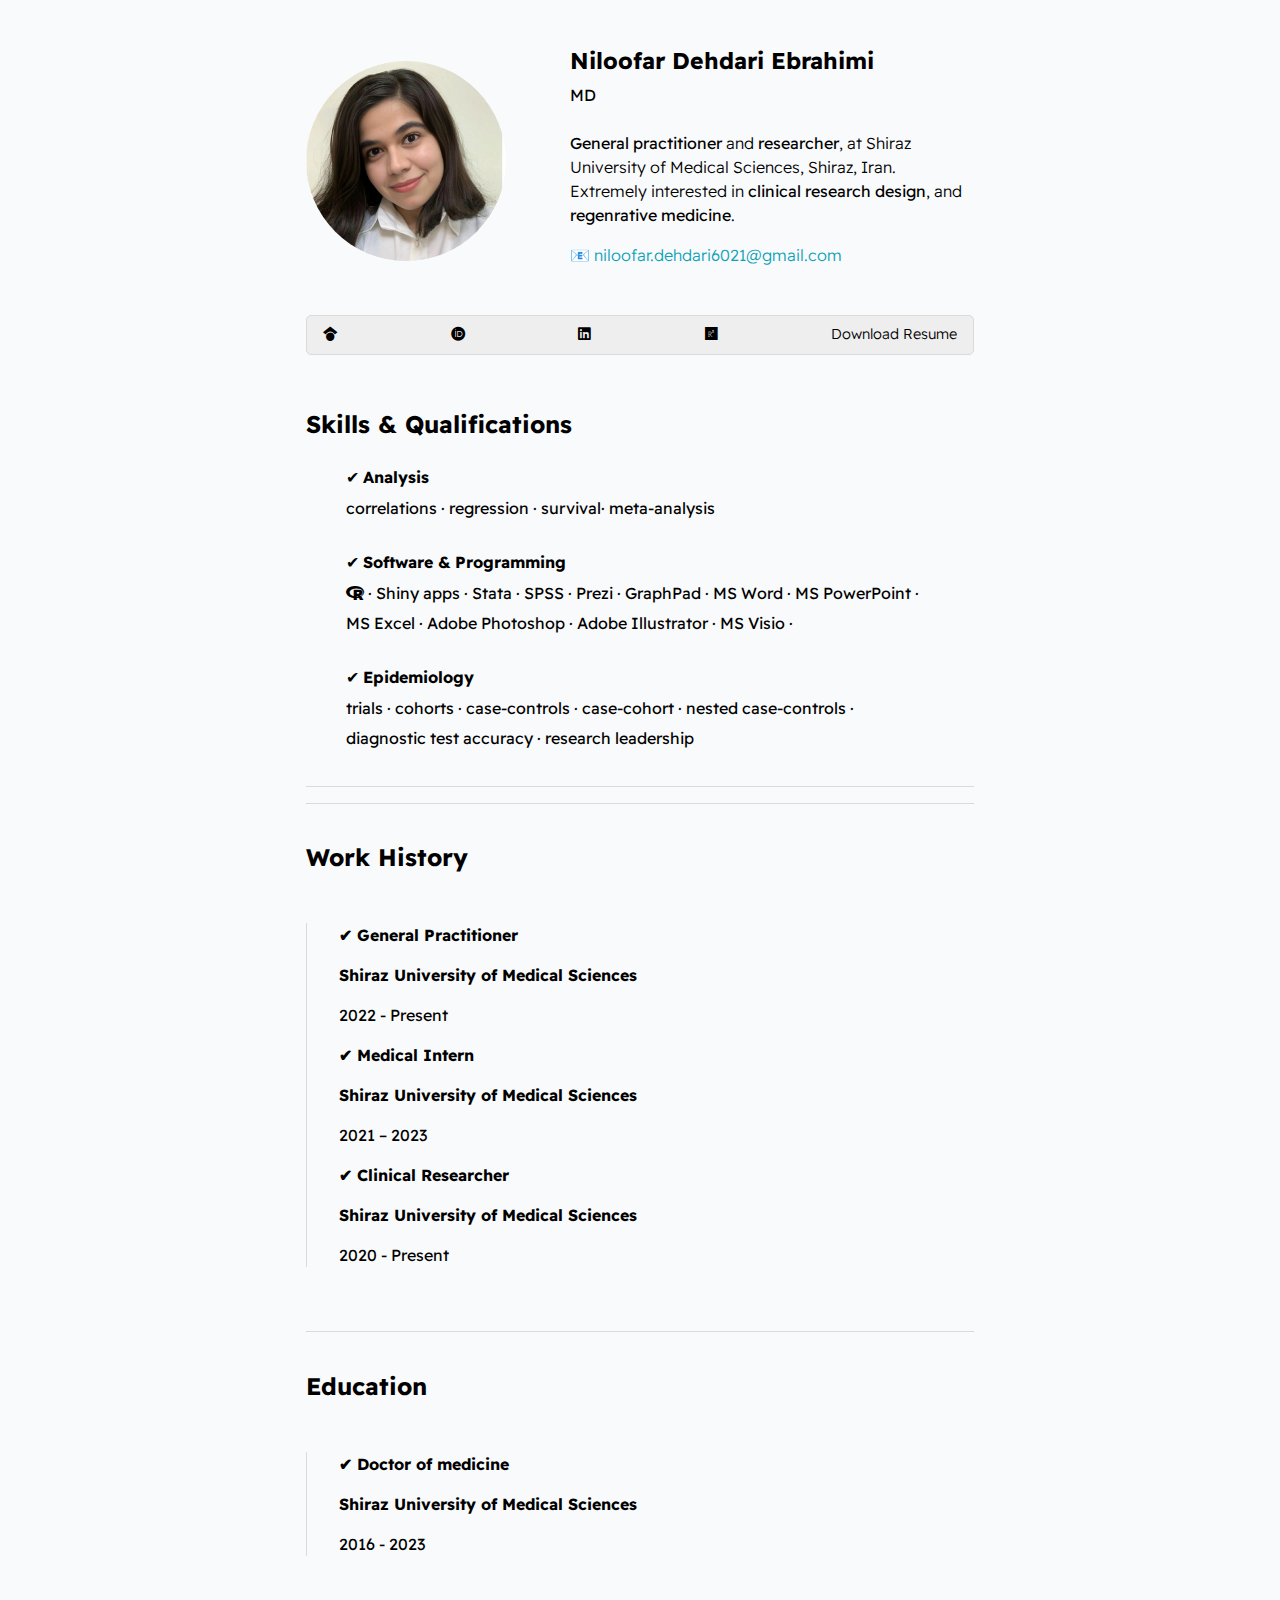
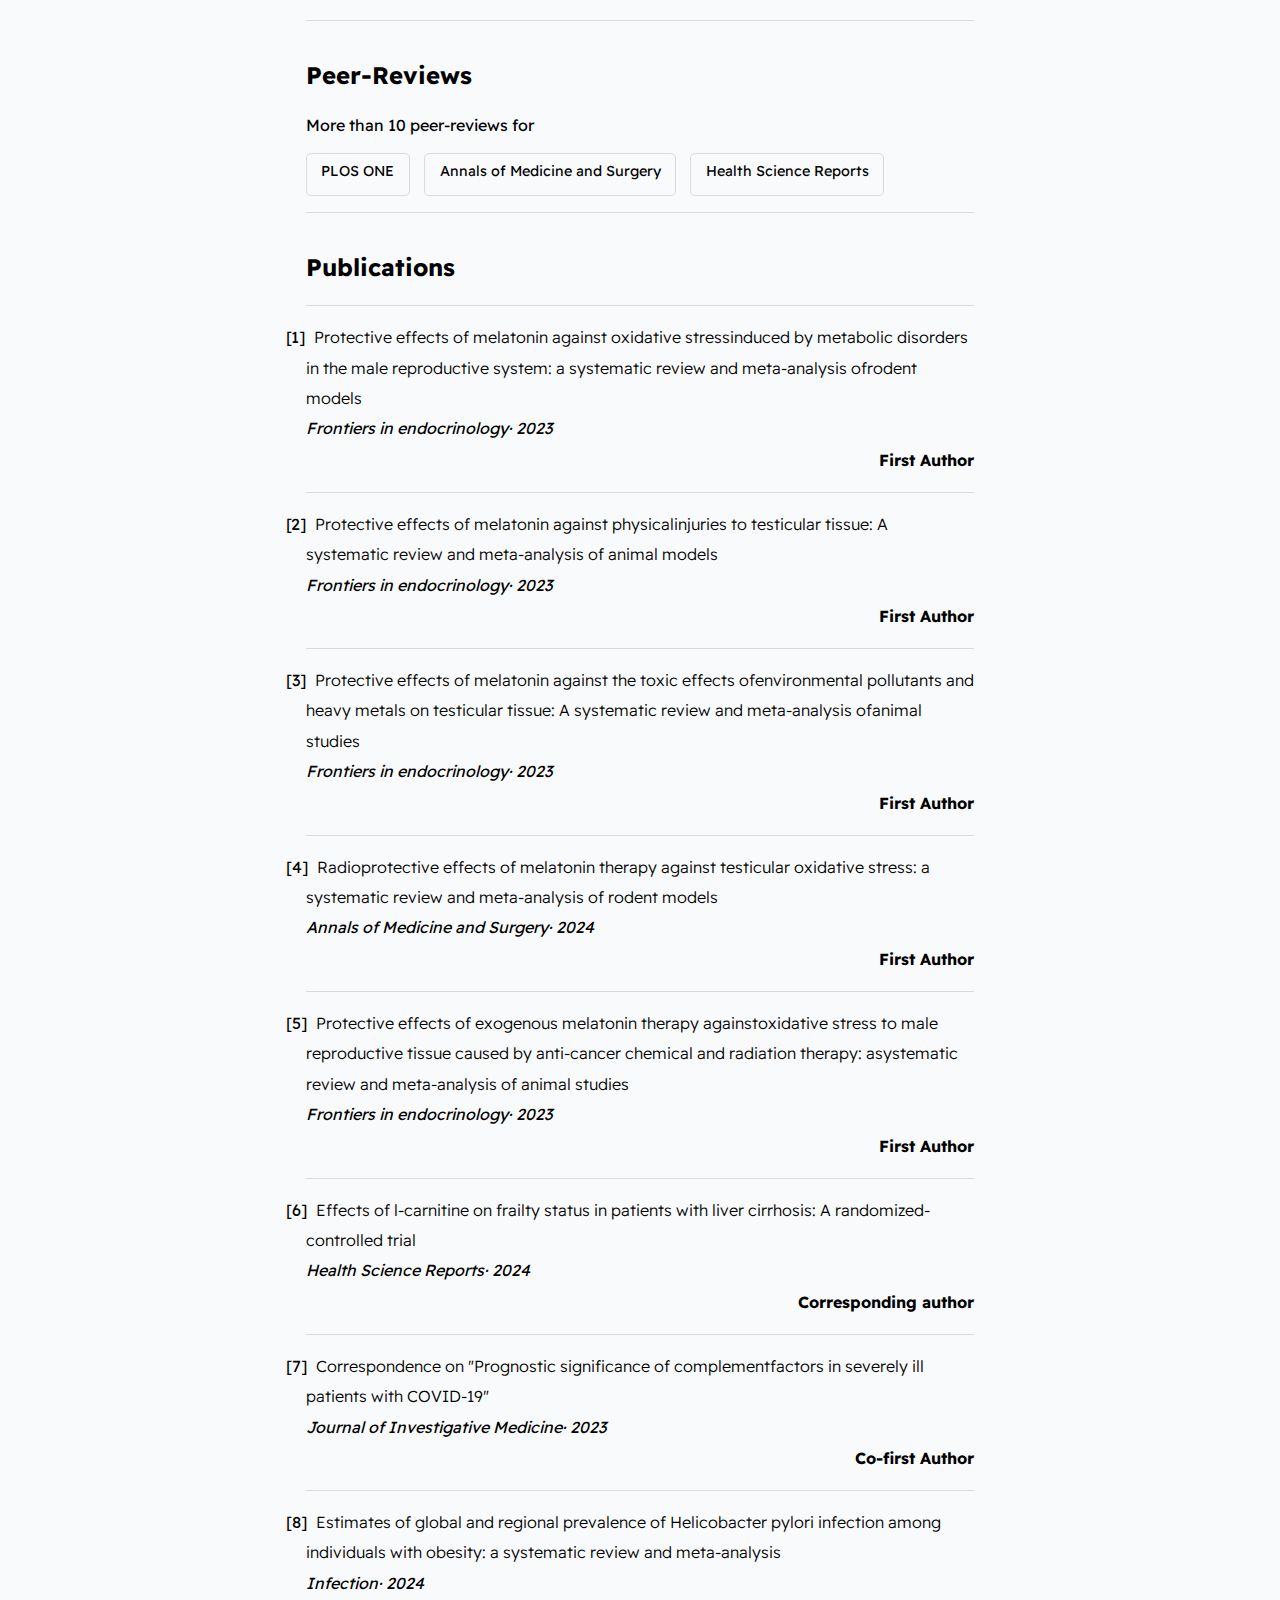
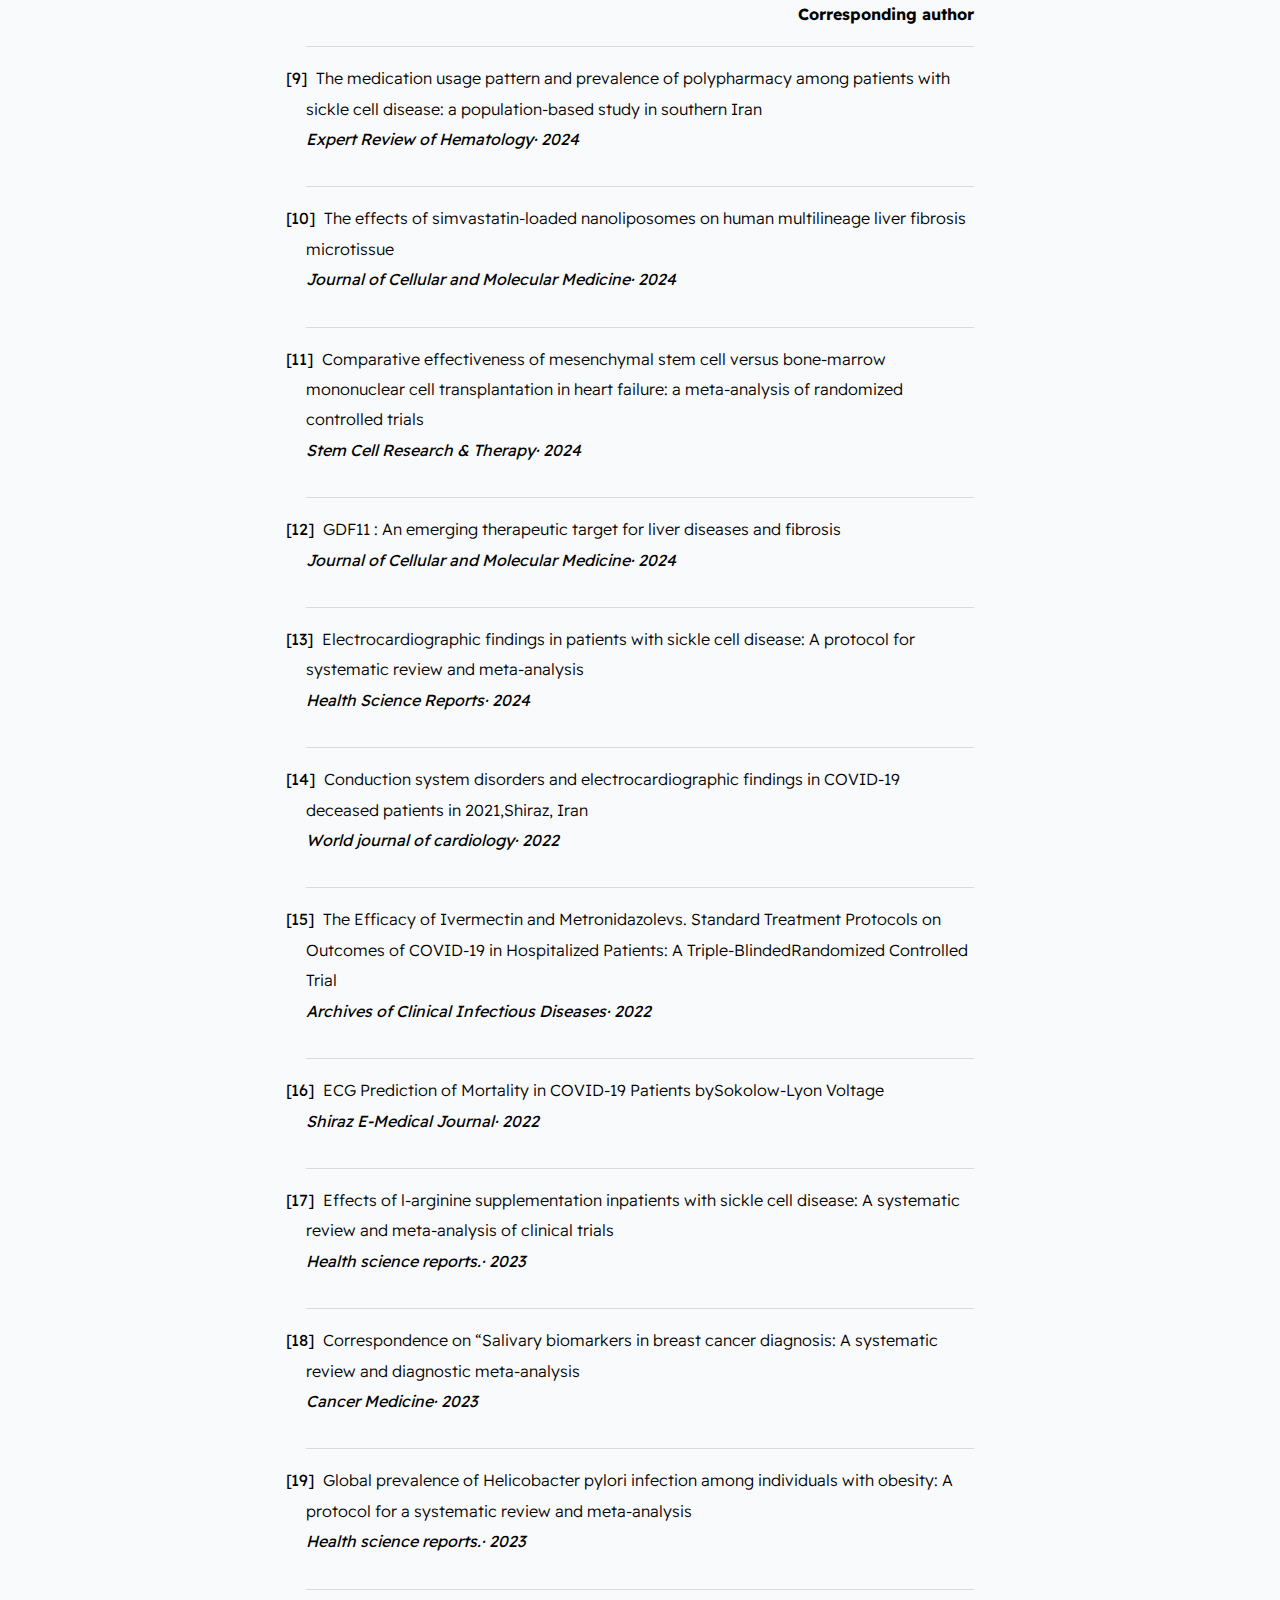
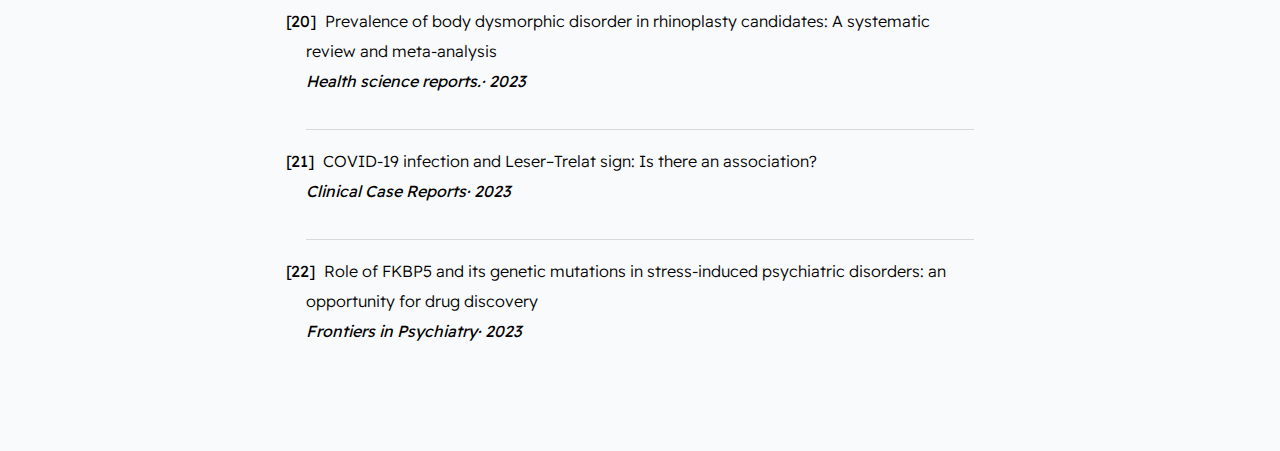
<file: index.html>
<!DOCTYPE html>
<html>

<head>
    <meta charset="utf-8">
    <meta http-equiv="X-UA-Compatible" content="IE=edge">
    <title>Niloofar Dehdari Ebrahimi</title>
    <meta name="description" content="Niloofar Dehdari Ebrahimi's Online Resume">
    <meta name="keywords"
        content="Niloofar Dehdari Ebrahimi, Resume, Shiraz, Shiraz University of Medical Sciences, Medical Doctor, Reserach, Meta-Analysis">
    <meta name="viewport" content="width=device-width, initial-scale=1">
    <link rel="stylesheet" href="./styles/main.css">
    <link rel="stylesheet" href="./styles/css/all.css">
    <style>
        @media (max-width: 500px) {
            #user-name {
                font-size: 30px;
            }
        }
    </style>
    <meta name="google-site-verification" content="b7Kuo6_S15_r6cs_IiF5j9I8XMT-Oa1nm19Ab81FwHg" />
</head>

<body>
    <div id="container--main">

        <section id="wrapper--hero" class="section--page">
            <img id="profile-pic" src="" alt="Profile Picture">

            <script>
                window.addEventListener('DOMContentLoaded', function () {
                    var profilePics = ['profile_pic.png', 'profile_pic 2.png'];
                    var randomIndex = Math.floor(Math.random() * profilePics.length);
                    var profilePic = document.getElementById('profile-pic');
                    profilePic.src = './assets/images/' + profilePics[randomIndex];
                });
            </script>

            <div>
                <h1 style="font-size: 23px;"id="user-name">Niloofar Dehdari Ebrahimi</h1>
                <p id="bio"><b>MD  </b> <br><br><b>General practitioner</b> and <b>researcher</b>, at Shiraz University of Medical Sciences, Shiraz,
                    Iran.<br>Extremely interested in <b>clinical research design</b>, and <b> regenrative medicine</b>.</a>

                </p>
                <p id="email">📧 <a href="mailto:niloofar.dehdari6021@gmail.com"
                        target="_blank">niloofar.dehdari6021@gmail.com</a></p>
            </div>
        </section>

        <section class="section--page">
            <div id="socials--list">
                <a href="https://scholar.google.com/citations?user=vkE9-UQAAAAJ&hl=en" target="_blank"><i
                        class="fa-brands fa-google-scholar"></i></a>
                <a href="https://orcid.org/0000-0002-9866-8361" target="_blank"><i class="fa-brands fa-orcid"></i></a>
                <a href="https://www.linkedin.com/in/niloofar-dehdari-ebrahimi-md/" target="_blank"><i
                        class="fa-brands fa-linkedin"></i></a>
                <a href="https://www.researchgate.net/profile/Niloofar-Dehdari-Ebrahimi" target="_blank"><i
                        class="fa-brands fa-researchgate"></i></a>
                <a href="./assets/Niloofar Dehdari Ebrahimi CV.pdf" target="_blank">
                    <div class="framed-text">Download Resume</div>
                </a>
            </div>
        </section>

        <style>
            @media (max-width: 550px) {
                #socials--list {
                    display: flex;
                    flex-direction: column;
                    align-items: center;
                }
            }
        </style>

        <section class="section--page">
            <h2>Skills & Qualifications</h2>
            <ul id="qualifications--list">
                <li>✔ <b>Analysis</b><br> correlations · regression · survival· meta-analysis</li><br>
                <li>✔ <b>Software & Programming</b><br> <i class="fa-brands fa-r-project"></i> · Shiny apps · Stata · SPSS · Prezi ·
                    GraphPad · MS&nbsp;Word · MS&nbsp;PowerPoint · MS&nbsp;Excel ·
                    Adobe&nbsp;Photoshop · Adobe&nbsp;Illustrator · MS&nbsp;Visio ·</li><br>
                <li>✔ <b>Epidemiology</b><br> trials · cohorts · case-controls · case-cohort · nested&nbsp;case-controls
                    · diagnostic&nbsp;test&nbsp;accuracy · research&nbsp;leadership </li>
            </ul>
        </section>
        <div class="line-break"></div>
        <section class="section--page">
        <script>
            document.addEventListener('DOMContentLoaded', function () {
                var dropdownBtn = document.querySelector('.dropdown-btn');
                dropdownBtn.addEventListener('click', function () {
                    dropdownBtn.classList.toggle('active');
                });
            });
        </script>
        <div class="line-break"></div>
        <section id="work-history-wrapper" class="section--page">
            <h2>Work History</h2>
            <div class="card--work-history">
                <strong>✔ General Practitioner<p class="work-place">Shiraz University of Medical Sciences</p></strong>
                <p>2022 - Present</p>
                <strong>✔ Medical Intern<p class="work-place">Shiraz University of Medical Sciences</p></strong>
                <p>2021 – 2023</p>
                <strong>✔ Clinical Researcher<p class="work-place">Shiraz University of Medical Sciences</p></strong>
                <p>2020 - Present</p>
            </div>
        </section>
        <div class="line-break"></div>

        <section id="work-history-wrapper" class="section--page">

            <h2>Education</h2>


            <div class="card--work-history">
                <strong>✔ Doctor of medicine<p class="work-place">Shiraz University of Medical Sciences</p></strong>
                <p>2016 - 2023</p>

            </div>

        </section>
        <div class="line-break"></div>
        <section class="section--page">
            <h2>Peer-Reviews</h2>
            <p id="peer-reviews">More than 10 peer-reviews for</p>

            <div id="wrapper--techstack__items">
                <div class="card--techstack"><span>PLOS ONE</span></div>
                <div class="card--techstack"><span>Annals of Medicine and Surgery</span></div>
                <div class="card--techstack"><span>Health Science Reports</span></div>

                <br><br>
            </div>
        </section>
        <div class="line-break"></div>
        <section class="section--page">
            <h2>Publications</h2>

            <ol class="custom-list">

                <div class="card--project">
                    <li> <a href="https://doi.org/10.3389/fendo.2023.1202560"
                            target="_blank">Protective effects of melatonin against oxidative stressinduced by metabolic disorders in the male reproductive system: a systematic review and meta-analysis ofrodent models</a><br> <i>Frontiers in endocrinology· 2023</i><br>
                        <p class="role">First Author</p>
                    </li>
                     </div>
<div class="card--project">
                    <li> <a href="https://doi.org/10.3389/fendo.2023.1123999"
                            target="_blank">Protective effects of melatonin against physicalinjuries to testicular tissue: A systematic review and meta-analysis of animal models</a><br> <i>Frontiers in endocrinology· 2023</i><br>
                        <p class="role">First Author</p>
                    </li>
                </div>
<div class="card--project">
                    <li> <a href="https://doi.org/10.3389/fendo.2023.1119553"
                            target="_blank">Protective effects of melatonin against the toxic effects ofenvironmental pollutants and heavy metals on testicular tissue: A systematic review and meta-analysis ofanimal studies</a><br> <i>Frontiers in endocrinology· 2023</i><br>
                        <p class="role">First Author</p>
                    </li>
                </div>

<div class="card--project">
                    <li> <a href="https://doi.org/10.1097/MS9.0000000000002620"
                            target="_blank">Radioprotective effects of melatonin therapy against testicular oxidative stress: a systematic review and meta-analysis of rodent models</a><br> <i>Annals of Medicine and Surgery· 2024</i><br>
                        <p class="role">First Author</p>
                    </li>
                </div>

<div class="card--project">
                    <li> <a href="https://doi.org/10.3389/fendo.2023.1184745"
                            target="_blank">Protective effects of exogenous melatonin therapy againstoxidative stress to male reproductive tissue caused by anti-cancer chemical and radiation therapy: asystematic review and meta-analysis of animal studies</a><br> <i>Frontiers in endocrinology· 2023</i><br>
                        <p class="role">First Author</p>
                    </li>
                </div>

<div class="card--project">
                    <li> <a href="https://doi.org/10.1002/hsr2.70148"
                            target="_blank">Effects of l‐carnitine on frailty status in patients with liver cirrhosis: A randomized‐controlled trial</a><br> <i>Health Science Reports· 2024</i><br>
                        <p class="role">Corresponding author</p>
                    </li>
                </div>

<div class="card--project">
                    <li> <a href="https://doi.org/10.1177/10815589221150645"
                            target="_blank">Correspondence on "Prognostic significance of complementfactors in severely ill patients with COVID-19"</a><br> <i>Journal of Investigative Medicine· 2023</i><br>
                        <p class="role">Co-first Author</p>
                    </li>
                </div> 
<div class="card--project">
                    <li> <a href="https://doi.org/10.1007/s15010-024-02244-7"
                            target="_blank">Estimates of global and regional prevalence of Helicobacter pylori infection among individuals with obesity: a systematic review and meta-analysis</a><br> <i>Infection· 2024</i><br>
                        <p class="role">Corresponding author</p>
                    </li>
                </div>

<div class="card--project">
                    <li> <a href="https://doi.org/10.1080/17474086.2024.2385482"
                            target="_blank">The medication usage pattern and prevalence of polypharmacy among patients with sickle cell disease: a population-based study in southern Iran</a><br> <i>Expert Review of Hematology· 2024</i><br>
                        <p class="role"></p>
                    </li>
                </div> 
<div class="card--project">
                    <li> <a href="https://doi.org/10.1111/jcmm.18529"
                            target="_blank">The effects of simvastatin‐loaded nanoliposomes on human multilineage liver fibrosis microtissue</a><br> <i>Journal of Cellular and Molecular Medicine· 2024</i><br>
                        <p class="role"></p>
                    </li>
                </div> 
<div class="card--project">
                    <li> <a href="https://doi.org/10.1186/s13287-024-03829-7"
                            target="_blank">Comparative effectiveness of mesenchymal stem cell versus bone-marrow mononuclear cell transplantation in heart failure: a meta-analysis of randomized controlled trials</a><br> <i>Stem Cell Research & Therapy· 2024</i><br>
                        <p class="role"></p>
                    </li>
                </div> 
<div class="card--project">
                    <li> <a href="https://doi.org/10.1111/jcmm.18140"
                            target="_blank">GDF11 : An emerging therapeutic target for liver diseases and fibrosis</a><br> <i>Journal of Cellular and Molecular Medicine· 2024</i><br>
                        <p class="role"></p>
                    </li>
                </div> 
<div class="card--project">
                    <li> <a href="https://doi.org/10.1002/hsr2.2212"
                            target="_blank">Electrocardiographic findings in patients with sickle cell disease: A protocol for systematic review and meta‐analysis</a><br> <i>Health Science Reports· 2024</i><br>
                        <p class="role"></p>
                    </li>
                </div> 
<div class="card--project">
                    <li> <a href="https://doi.org/10.4330/wjc.v14.i12.617"
                            target="_blank">Conduction system disorders and electrocardiographic findings in COVID-19 deceased patients in 2021,Shiraz, Iran</a><br> <i>World journal of cardiology· 2022</i><br>
                        <p class="role"></p>
                    </li>
                </div> 
<div class="card--project">
                    <li> <a href="https://doi.org/10.5812/archcid-122525"
                            target="_blank">The Efficacy of Ivermectin and Metronidazolevs. Standard Treatment Protocols on Outcomes of COVID-19 in Hospitalized Patients: A Triple-BlindedRandomized Controlled Trial</a><br> <i>Archives of Clinical Infectious Diseases· 2022</i><br>
                        <p class="role"></p>
                    </li>
                </div> 
<div class="card--project">
                    <li> <a href="https://doi.org/10.5812/semj-128688"
                            target="_blank">ECG Prediction of Mortality in COVID-19 Patients bySokolow-Lyon Voltage</a><br> <i>Shiraz E-Medical Journal· 2022</i><br>
                        <p class="role"></p>
                    </li>
                </div> 
<div class="card--project">
                    <li> <a href="https://doi.org/10.1002/hsr2.1167"
                            target="_blank">Effects of l-arginine supplementation inpatients with sickle cell disease: A systematic review and meta-analysis of clinical trials</a><br> <i>Health science reports.· 2023</i><br>
                        <p class="role"></p>
                    </li>
                </div> 
<div class="card--project">
                    <li> <a href="https://doi.org/10.1002/cam4.6353"
                            target="_blank">Correspondence on “Salivary biomarkers in breast cancer diagnosis: A systematic review and diagnostic meta‐analysis</a><br> <i>Cancer Medicine· 2023</i><br>
                        <p class="role"></p>
                    </li>
                </div> 
<div class="card--project">
                    <li> <a href="https://doi.org/10.1002/hsr2.1505"
                            target="_blank">Global prevalence of Helicobacter pylori infection among individuals with obesity: A protocol for a systematic review and meta-analysis</a><br> <i>Health science reports.· 2023</i><br>
                        <p class="role"></p>
                    </li>
                </div> 
<div class="card--project">
                    <li> <a href="https://doi.org/10.1002/hsr2.1505"
                            target="_blank">Prevalence of body dysmorphic disorder in rhinoplasty candidates: A systematic review and meta-analysis</a><br> <i>Health science reports.· 2023</i><br>
                        <p class="role"></p>
                    </li>
                </div> 
<div class="card--project">
                    <li> <a href="https://doi.org/10.1002/ccr3.7638"
                            target="_blank">COVID‐19 infection and Leser–Trelat sign: Is there an association?</a><br> <i>Clinical Case Reports· 2023</i><br>
                        <p class="role"></p>
                    </li>
                </div> 
<div class="card--project">
                    <li> <a href="https://doi.org/10.3389/fpsyt.2023.1182345"
                            target="_blank">Role of FKBP5 and its genetic mutations in stress-induced psychiatric disorders: an opportunity for drug discovery</a><br> <i>Frontiers in Psychiatry· 2023</i><br>
                        <p class="role"></p>
                    </li>
                </div> 

                
            
            </ol>

        </section>


    </div>

</body>

</html>
</file>
<file: styles/main.css>
@import url('https://fonts.googleapis.com/css2?family=Readex+Pro:wght@300;400;500;600;700&display=swap');



:root{
    --mainTextColor-light:#000;
    --secondaryTextColor-light:rgb(51 51 51);
    --mainLinkColor-light:#0da2b8;
    --mainBorderColor-light:rgb(218, 218, 218);
    --mainBgColor-light:rgb(249, 250,251);

    --mainTextColor-dark:#fff;
    --secondaryTextColor-dark:#adb0b1;
    --mainLinkColor-dark:rgb(30, 190,214);
    --mainBorderColor-dark:#2b3031;
    --mainBgColor-dark:#131415;
    
    --mainTextColor:var(--mainTextColor-light); 
    --secondaryTextColor:(--secondaryTextColor-light);
    --mainLinkColor:var(--mainLinkColor-light);
    --mainBorderColor:var(--mainBorderColor-light);
    --mainBgColor:var(--mainBgColor-light);

}


*{
    font-family: 'Readex Pro';
    line-height: 1.5em;
    box-sizing: border-box;
    color: var(--mainTextColor);
    
}

body{
    background-color: var(--mainBgColor);            
}

p, span, li{
    color: var(--secondaryTextColor);
    font-size: 1em;
}

a{
    text-decoration: none;
    color: var(--mainLinkColor);
    font-weight: 500;
}

li{
    line-height: 1.9em;
}

#container--main{
    max-width: 700px;
    margin: 0 auto;
    padding: 1em;
}

.section--page{
    padding-top: 1em;
    padding-bottom: 1em;
}

#wrapper--hero{
    display: flex;
    align-items: center;
    gap: 4em;
}

#bio, a{
    font-weight: 300;
}

#user-name{
    font-size: 48px;
    line-height: .5em;
}

#profile-pic{
    width: 200px;
    height: 200px;
    object-fit: cover;
    border-radius: 50%;
}

#email{
    color: var(--mainTextColor);
}

#socials--list {
    display: flex;
    justify-content: space-between;
    column-gap: 1em;
    flex-wrap: wrap;
    border: 1px solid var(--mainBorderColor);
    border-radius: 5px;
    padding: 0.5em 1em;
    align-items: center;

    background-color: #cfcccc41;
}

#socials--list a{
    font-weight: 300;
    color: var(--secondaryTextColor);
    font-size: 0.9em;
    transition: 0.3s;
}

#socials--list a:hover{
    font-weight: 100;
    color: var(--mainLinkColor);
    font-size: 0.9em;
}

#qualifications--list{
    list-style: none;
}

#wrapper--techstack__items{
    display: flex;
    flex-wrap: wrap;
    gap: 1em;
    font-size: 0.9em;
}

.card--techstack{
    border: 1px solid var(--mainBorderColor);
    border-radius: 5px;
    padding: 0.5em 1em;
    align-items: center;
}

.card--project{
    padding-top: 1em;
    padding-bottom: 1em;
    border-top: 1px solid var(--mainBorderColor);
    line-height: 0;
}

.card--project a{
    color: var(--mainTextColor);

    transition: 0.3s;
}

.card--project a:hover{
    color: rgb(30, 190,214);

}

.card--work-history{
    border-left: 1px solid var(--mainBorderColor);
    margin-top: 3em;
    margin-bottom: 3em;
    padding-left: 2em;
}

.line-break{
    background-color: var(--mainBorderColor);
    height: 1px;
}


@media(max-width:600px){

    .section--page{
        padding-top: 1em;
        padding-bottom: 1em;
    }

    #wrapper--hero{
        display: flex;
        align-items: center;
        gap: 1em;
    }

    #profile-pic{
        width: 200px;
        height: 200px;
    }

    #wrapper--hero{
        flex-direction: column;
    }

    .card--work-history{
        border-left: none;
        padding-left: 0;
    }
}

.role{

    font-weight: bold;
    text-align: right;
    line-height: 0;
}

.custom-list {
    counter-reset: my-counter;
    list-style-type: none;
    padding-left: 0;
  }
  
  .custom-list li {
    margin-bottom: 10px;
  }
  
  .custom-list li::before {
    content: "[" counter(my-counter) "]";
    counter-increment: my-counter;
    margin-right: 5px; /* Adjust as needed */
  }
  
  .custom-list li {
    text-indent: -20px; /* Adjust indentation width as needed */
  }

  .vertical-line::before{
    content: "";
    display: block;
    width: 1px;
    height: 100px;
    background-color: black;
  }
</file>
